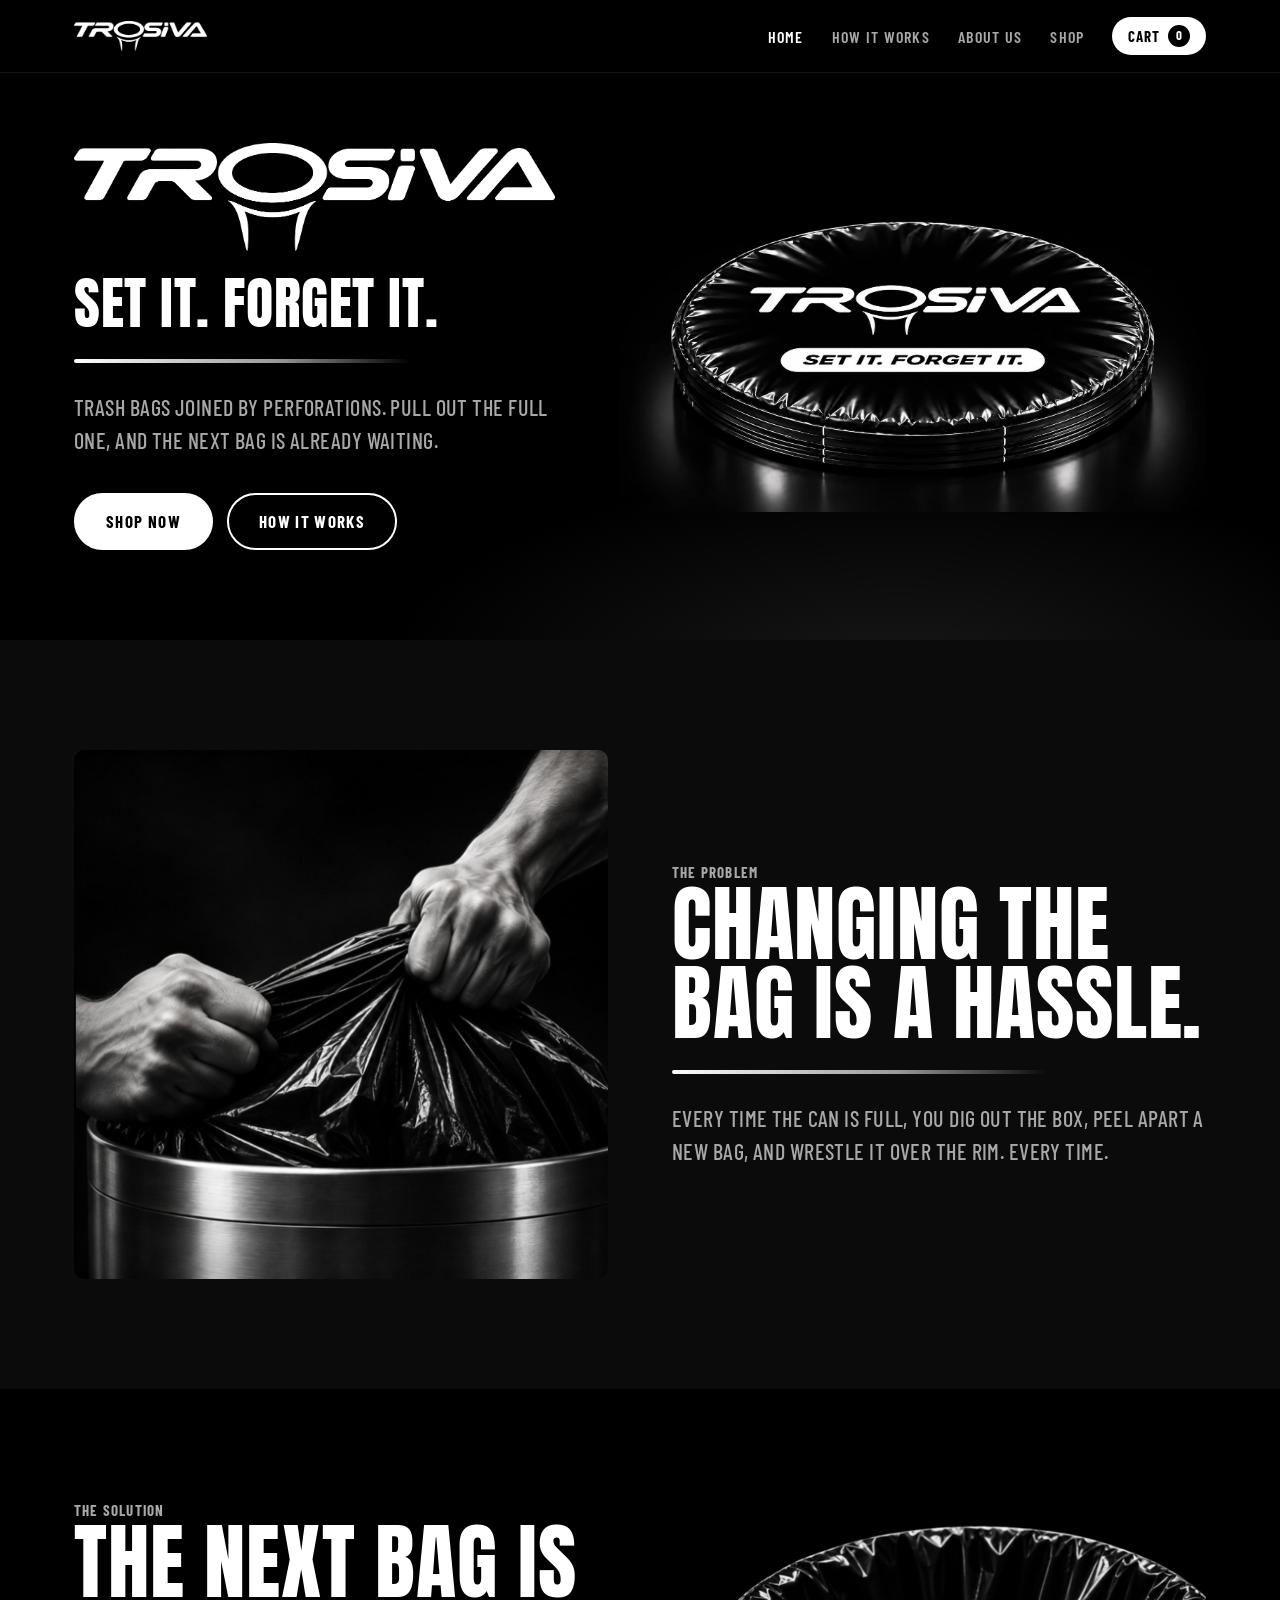
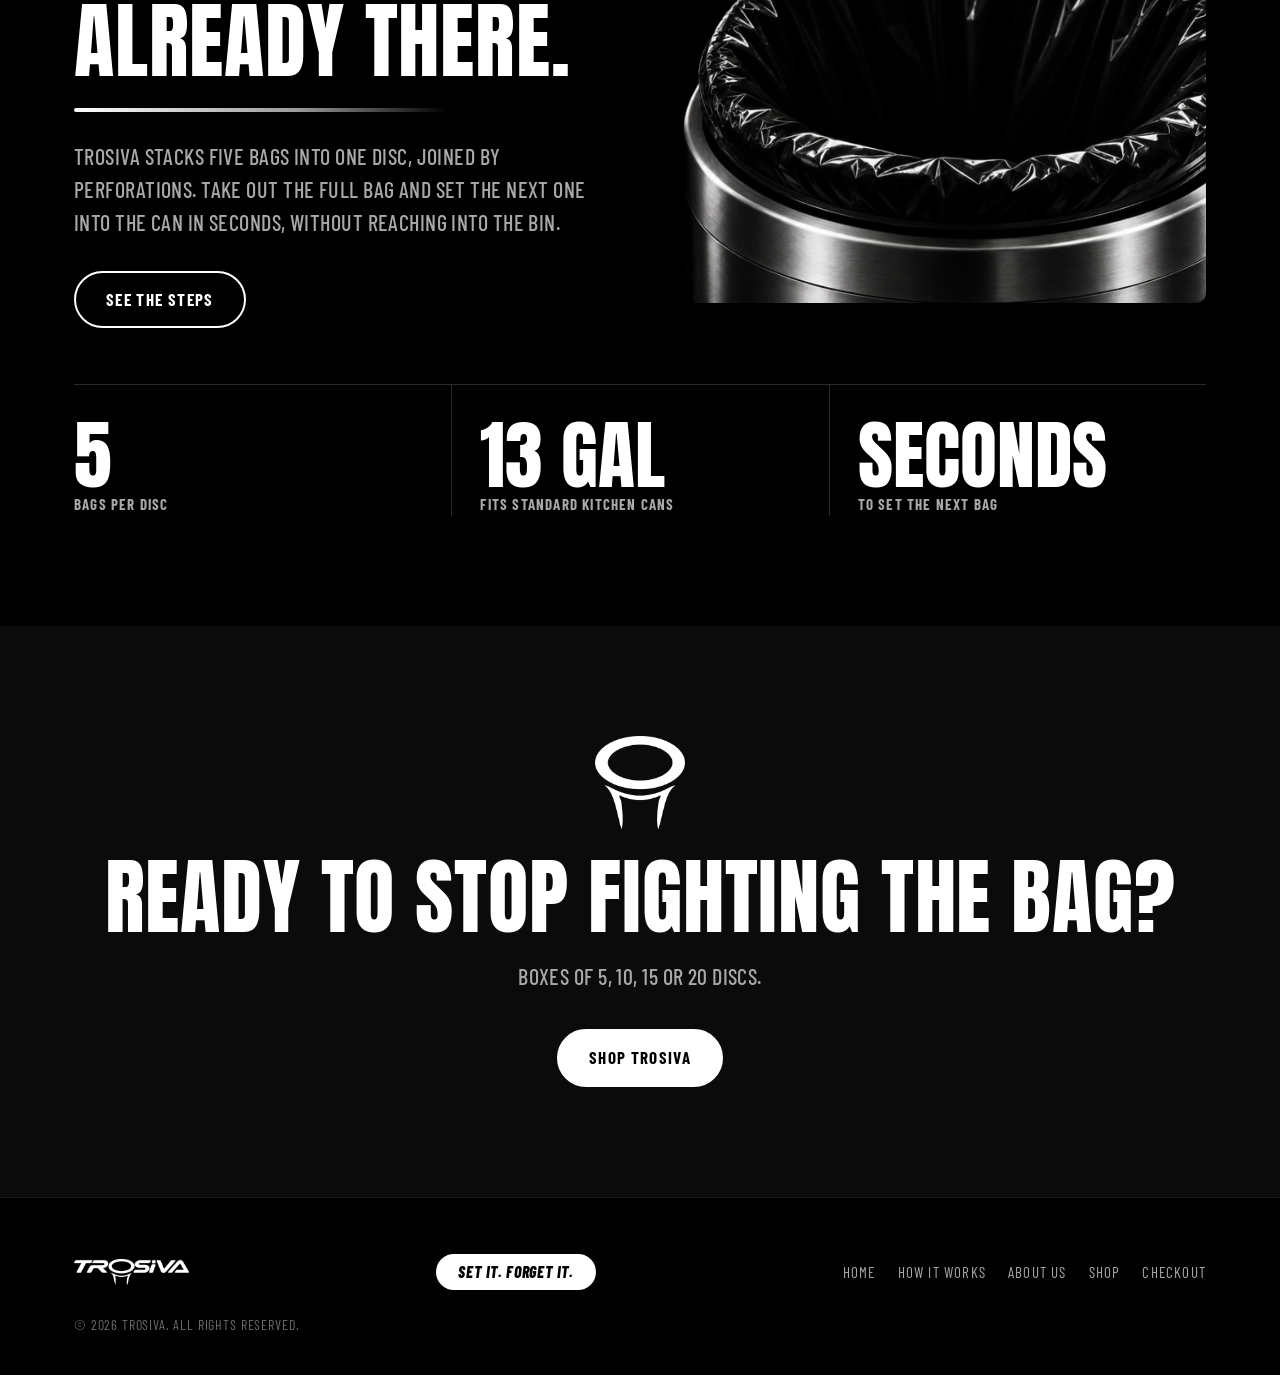
<file: index.html>
<!doctype html>
<html lang="en">
<head>
  <meta charset="utf-8">
  <meta name="viewport" content="width=device-width, initial-scale=1">
  <title>Trosiva | Set It. Forget It.</title>
  <meta name="description" content="Trosiva trash bags come joined by perforations, so the next bag is ready the moment you pull out the last one. Set it. Forget it.">
  <link rel="icon" href="assets/img/favicon.png">
  <link rel="preconnect" href="https://fonts.googleapis.com"><link rel="preconnect" href="https://fonts.gstatic.com" crossorigin>
  <link href="https://fonts.googleapis.com/css2?family=Anton&family=Barlow+Condensed:ital,wght@0,400;0,500;0,600;0,700;0,800;1,800&display=swap" rel="stylesheet">
  <link rel="stylesheet" href="assets/style.css">
</head>
<body data-page="home">

<section class="hero">
  <div class="wrap split">
    <div>
      <img class="hero-logo" src="assets/img/logo-wordmark.png" alt="Trosiva" width="1352" height="305">
      <h1 class="tag">Set it. Forget it.</h1>
      <div class="rule"></div>
      <p class="lede">Trash bags joined by perforations. Pull out the full one, and the next bag is already waiting.</p>
      <div class="cta">
        <a class="btn btn-solid" href="shop.html">Shop now</a>
        <a class="btn btn-ghost" href="how-it-works.html">How it works</a>
      </div>
    </div>
    <img class="hero-img" src="assets/img/disc.jpg" alt="A black Trosiva disc of stacked trash bags with the Trosiva logo and the words Set it. Forget it." width="1672" height="941">
  </div>
</section>

<section class="section-dark">
  <div class="wrap split">
    <div class="photo reveal"><img src="assets/img/problem.jpg" alt="Hands pulling a full black trash bag out of a steel can" loading="lazy"></div>
    <div class="reveal">
      <p class="label">The problem</p>
      <h2>Changing the bag is a hassle.</h2>
      <div class="rule"></div>
      <p class="lede">Every time the can is full, you dig out the box, peel apart a new bag, and wrestle it over the rim. Every time.</p>
    </div>
  </div>
</section>

<section>
  <div class="wrap split">
    <div class="reveal">
      <p class="label">The solution</p>
      <h2>The next bag is already there.</h2>
      <div class="rule"></div>
      <p class="lede">Trosiva stacks five bags into one disc, joined by perforations. Take out the full bag and set the next one into the can in seconds, without reaching into the bin.</p>
      <div class="cta" style="margin-top:32px"><a class="btn btn-ghost" href="how-it-works.html">See the steps</a></div>
    </div>
    <div class="photo reveal"><img src="assets/img/bin.jpg" alt="A fresh black bag set neatly inside a steel trash can" loading="lazy"></div>
  </div>
  <div class="wrap">
    <div class="stats reveal">
      <div class="stat"><div class="num">5</div><p class="label">Bags per disc</p></div>
      <div class="stat"><div class="num">13 GAL</div><p class="label">Fits standard kitchen cans</p></div>
      <div class="stat"><div class="num">SECONDS</div><p class="label">To set the next bag</p></div>
    </div>
  </div>
</section>

<section class="section-dark" style="text-align:center">
  <div class="wrap reveal">
    <img src="assets/img/logo-icon.png" alt="" width="90" height="94" style="margin:0 auto 28px;width:90px">
    <h2>Ready to stop fighting the bag?</h2>
    <p class="lede" style="margin:24px auto 36px">Boxes of 5, 10, 15 or 20 discs.</p>
    <a class="btn btn-solid" href="shop.html">Shop Trosiva</a>
  </div>
</section>

<script src="assets/site.js"></script>
</body>
</html>
</file>
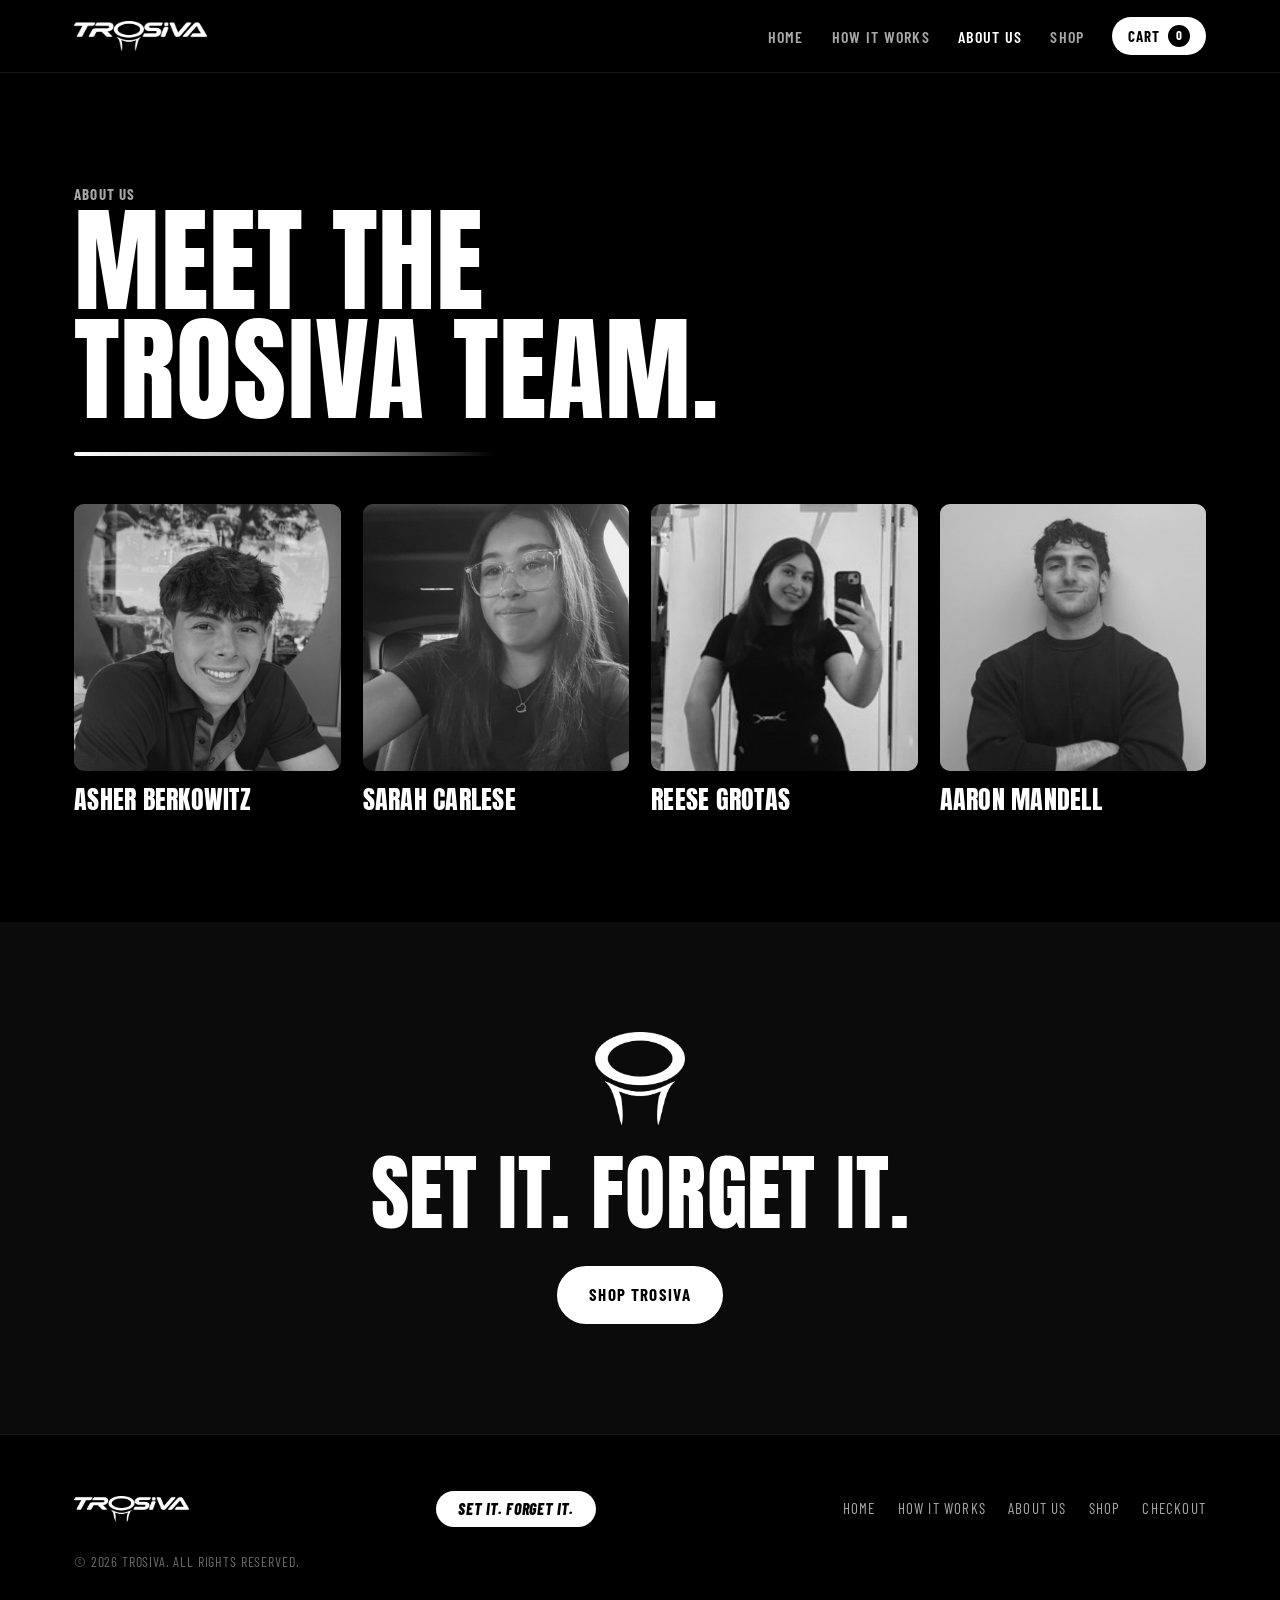
<file: about.html>
<!doctype html>
<html lang="en">
<head>
  <meta charset="utf-8">
  <meta name="viewport" content="width=device-width, initial-scale=1">
  <title>About Us | Trosiva</title>
  <meta name="description" content="Meet the Trosiva team.">
  <link rel="icon" href="assets/img/favicon.png">
  <link rel="preconnect" href="https://fonts.googleapis.com"><link rel="preconnect" href="https://fonts.gstatic.com" crossorigin>
  <link href="https://fonts.googleapis.com/css2?family=Anton&family=Barlow+Condensed:ital,wght@0,400;0,500;0,600;0,700;0,800;1,800&display=swap" rel="stylesheet">
  <link rel="stylesheet" href="assets/style.css">
</head>
<body data-page="about">

<section>
  <div class="wrap">
    <p class="label">About us</p>
    <h1>Meet the<br>Trosiva team.</h1>
    <div class="rule"></div>
    <!-- TEAM BIO: add the company story / about text here -->

    <div class="team">
      <article class="member reveal">
        <div class="photo"><img src="assets/img/team-asher.jpg" alt="Asher Berkowitz" loading="lazy"></div>
        <h3>Asher Berkowitz</h3>
        <!-- <p class="role">Role</p> -->
      </article>
      <article class="member reveal">
        <div class="photo"><img src="assets/img/team-sarah.jpg" alt="Sarah Carlese" loading="lazy"></div>
        <h3>Sarah Carlese</h3>
      </article>
      <article class="member reveal">
        <div class="photo"><img src="assets/img/team-reese.jpg" alt="Reese Grotas" loading="lazy"></div>
        <h3>Reese Grotas</h3>
      </article>
      <article class="member reveal">
        <div class="photo"><img src="assets/img/team-aaron.jpg" alt="Aaron Mandell" loading="lazy"></div>
        <h3>Aaron Mandell</h3>
      </article>
    </div>
  </div>
</section>

<section class="section-dark" style="text-align:center">
  <div class="wrap reveal">
    <img src="assets/img/logo-icon.png" alt="" width="90" height="94" style="margin:0 auto 28px;width:90px">
    <h2>Set it. Forget it.</h2>
    <div style="margin-top:34px"><a class="btn btn-solid" href="shop.html">Shop Trosiva</a></div>
  </div>
</section>

<script src="assets/site.js"></script>
</body>
</html>
</file>
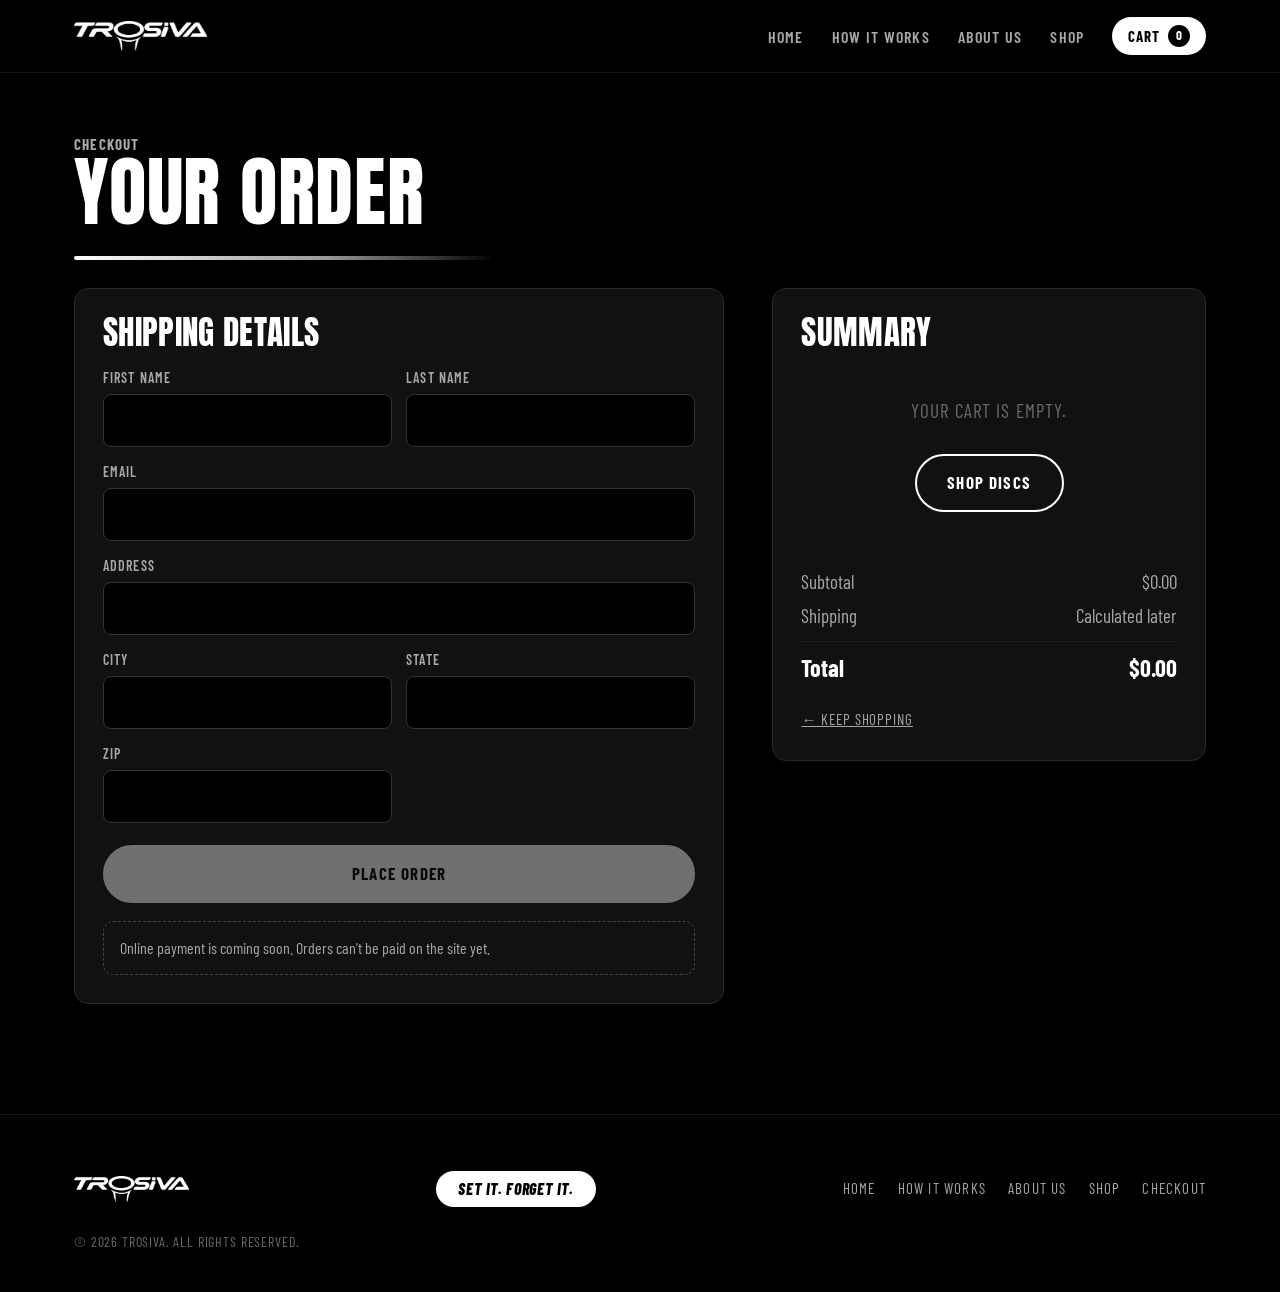
<file: checkout.html>
<!doctype html>
<html lang="en">
<head>
  <meta charset="utf-8">
  <meta name="viewport" content="width=device-width, initial-scale=1">
  <title>Checkout | Trosiva</title>
  <meta name="description" content="Review your Trosiva cart and check out.">
  <link rel="icon" href="assets/img/favicon.png">
  <link rel="preconnect" href="https://fonts.googleapis.com"><link rel="preconnect" href="https://fonts.gstatic.com" crossorigin>
  <link href="https://fonts.googleapis.com/css2?family=Anton&family=Barlow+Condensed:ital,wght@0,400;0,500;0,600;0,700;0,800;1,800&display=swap" rel="stylesheet">
  <link rel="stylesheet" href="assets/style.css">
</head>
<body data-page="checkout">

<section style="padding-top:60px">
  <div class="wrap">
    <p class="label">Checkout</p>
    <h1 style="font-size:clamp(48px,6vw,78px)">Your order</h1>
    <div class="rule"></div>

    <div class="checkout-grid">
      <form class="card" id="ship-form" novalidate>
        <h3>Shipping details</h3>
        <div class="form-grid">
          <div class="field"><label for="fn">First name</label><input id="fn" autocomplete="given-name" required></div>
          <div class="field"><label for="ln">Last name</label><input id="ln" autocomplete="family-name" required></div>
          <div class="field wide"><label for="em">Email</label><input id="em" type="email" autocomplete="email" required></div>
          <div class="field wide"><label for="ad">Address</label><input id="ad" autocomplete="street-address" required></div>
          <div class="field"><label for="ci">City</label><input id="ci" autocomplete="address-level2" required></div>
          <div class="field"><label for="st">State</label><input id="st" autocomplete="address-level1" required></div>
          <div class="field"><label for="zp">ZIP</label><input id="zp" autocomplete="postal-code" inputmode="numeric" required></div>
        </div>
        <button class="btn btn-solid full" style="margin-top:22px" type="submit" id="place">Place order</button>
        <p class="notice" id="notice">Online payment is coming soon. Orders can't be paid on the site yet.</p>
      </form>

      <aside class="card">
        <h3>Summary</h3>
        <div id="summary-items" style="margin-top:8px"></div>
        <div class="totals" style="margin-top:16px">
          <div><span>Subtotal</span><span id="sum-sub">$0.00</span></div>
          <div><span>Shipping</span><span>Calculated later</span></div>
          <div class="grand"><span>Total</span><span id="sum-total">$0.00</span></div>
        </div>
        <a href="shop.html" style="color:var(--muted);text-transform:uppercase;letter-spacing:.06em;font-size:15px">← Keep shopping</a>
      </aside>
    </div>
  </div>
</section>

<script src="assets/site.js"></script>
<script>
(function () {
  const { Cart, money, lineItemHTML, showToast } = window.Trosiva;
  function render() {
    const items = Cart.items();
    document.getElementById("summary-items").innerHTML = items.length
      ? items.map(lineItemHTML).join("")
      : `<p class="empty">Your cart is empty.<br><br><a class="btn btn-ghost" href="shop.html">Shop discs</a></p>`;
    document.getElementById("sum-sub").textContent = money(Cart.subtotal());
    document.getElementById("sum-total").textContent = money(Cart.subtotal());
    document.getElementById("place").disabled = !items.length;
    document.getElementById("place").style.opacity = items.length ? 1 : 0.4;
  }
  document.addEventListener("cart:change", render);
  document.getElementById("ship-form").addEventListener("submit", (e) => {
    e.preventDefault();
    showToast("Payments are coming soon");
    document.getElementById("notice").style.borderColor = "#fff";
  });
  render();
})();
</script>
</body>
</html>
</file>
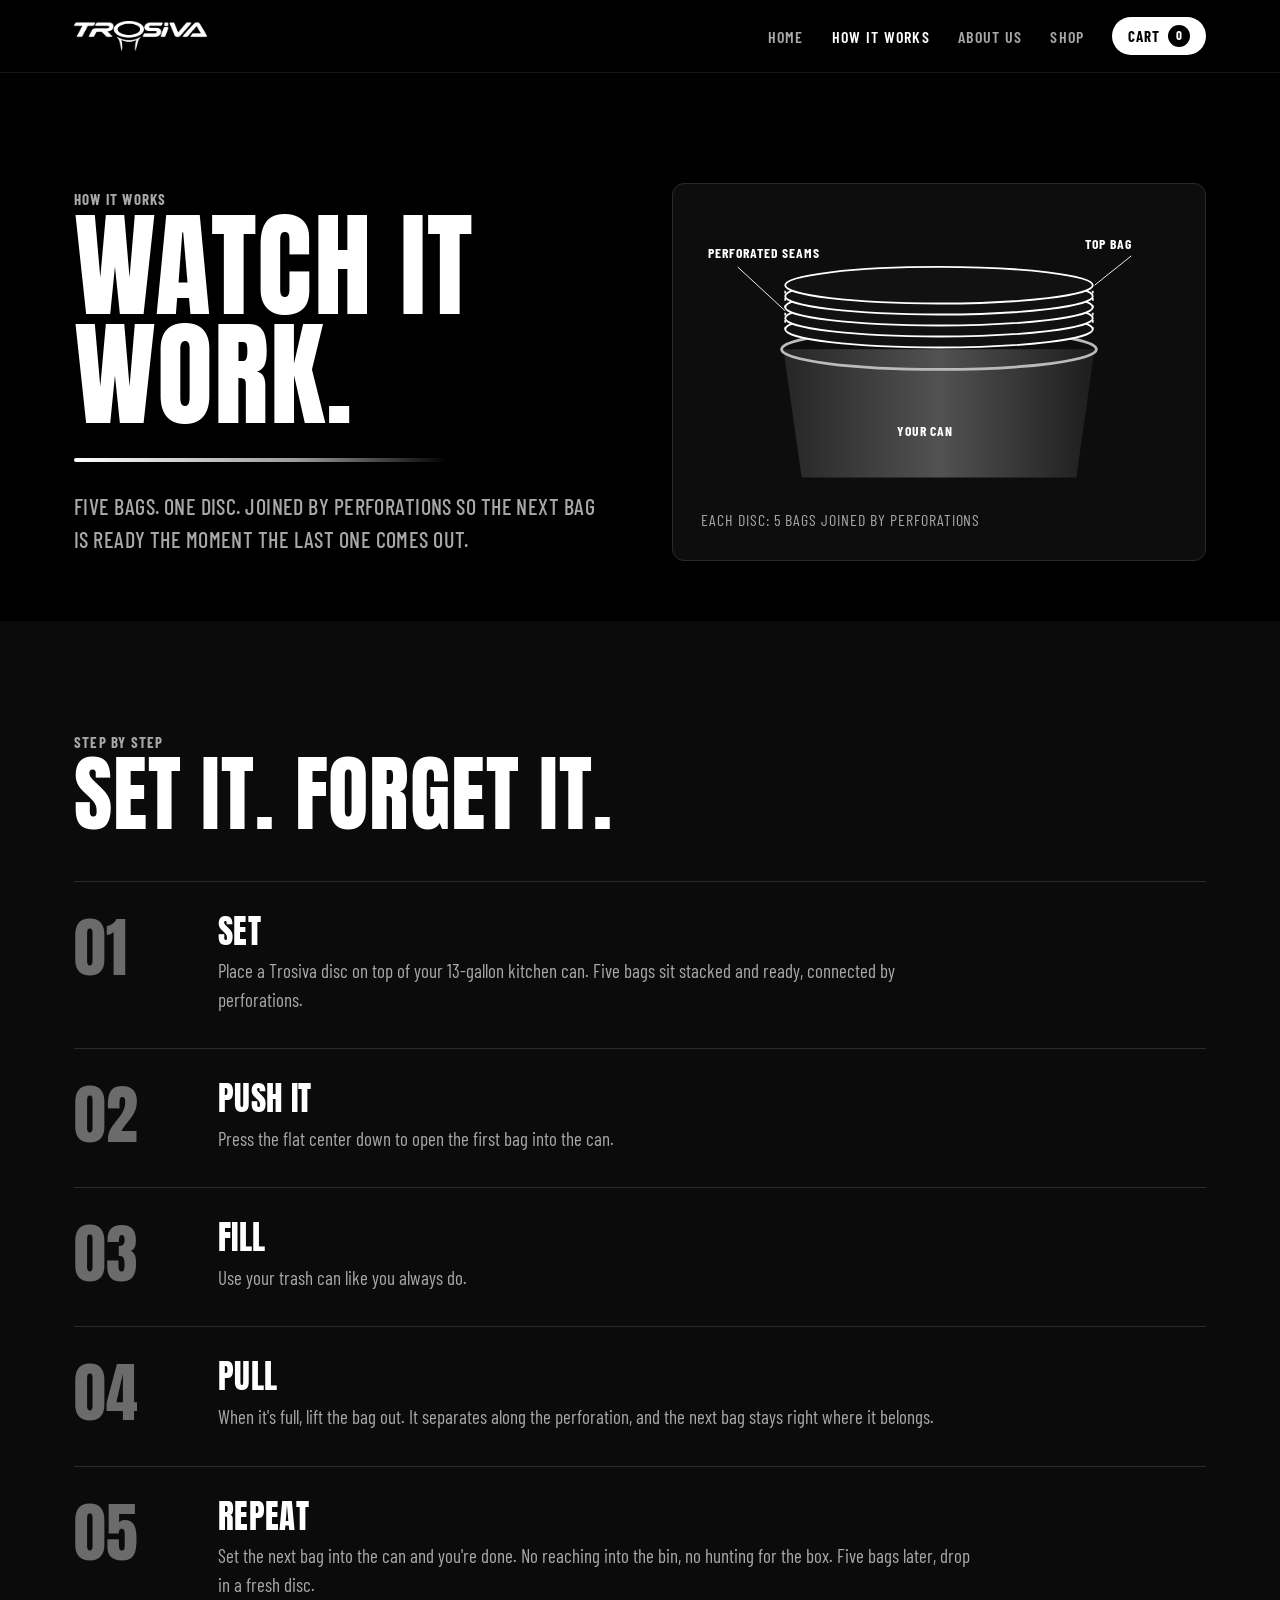
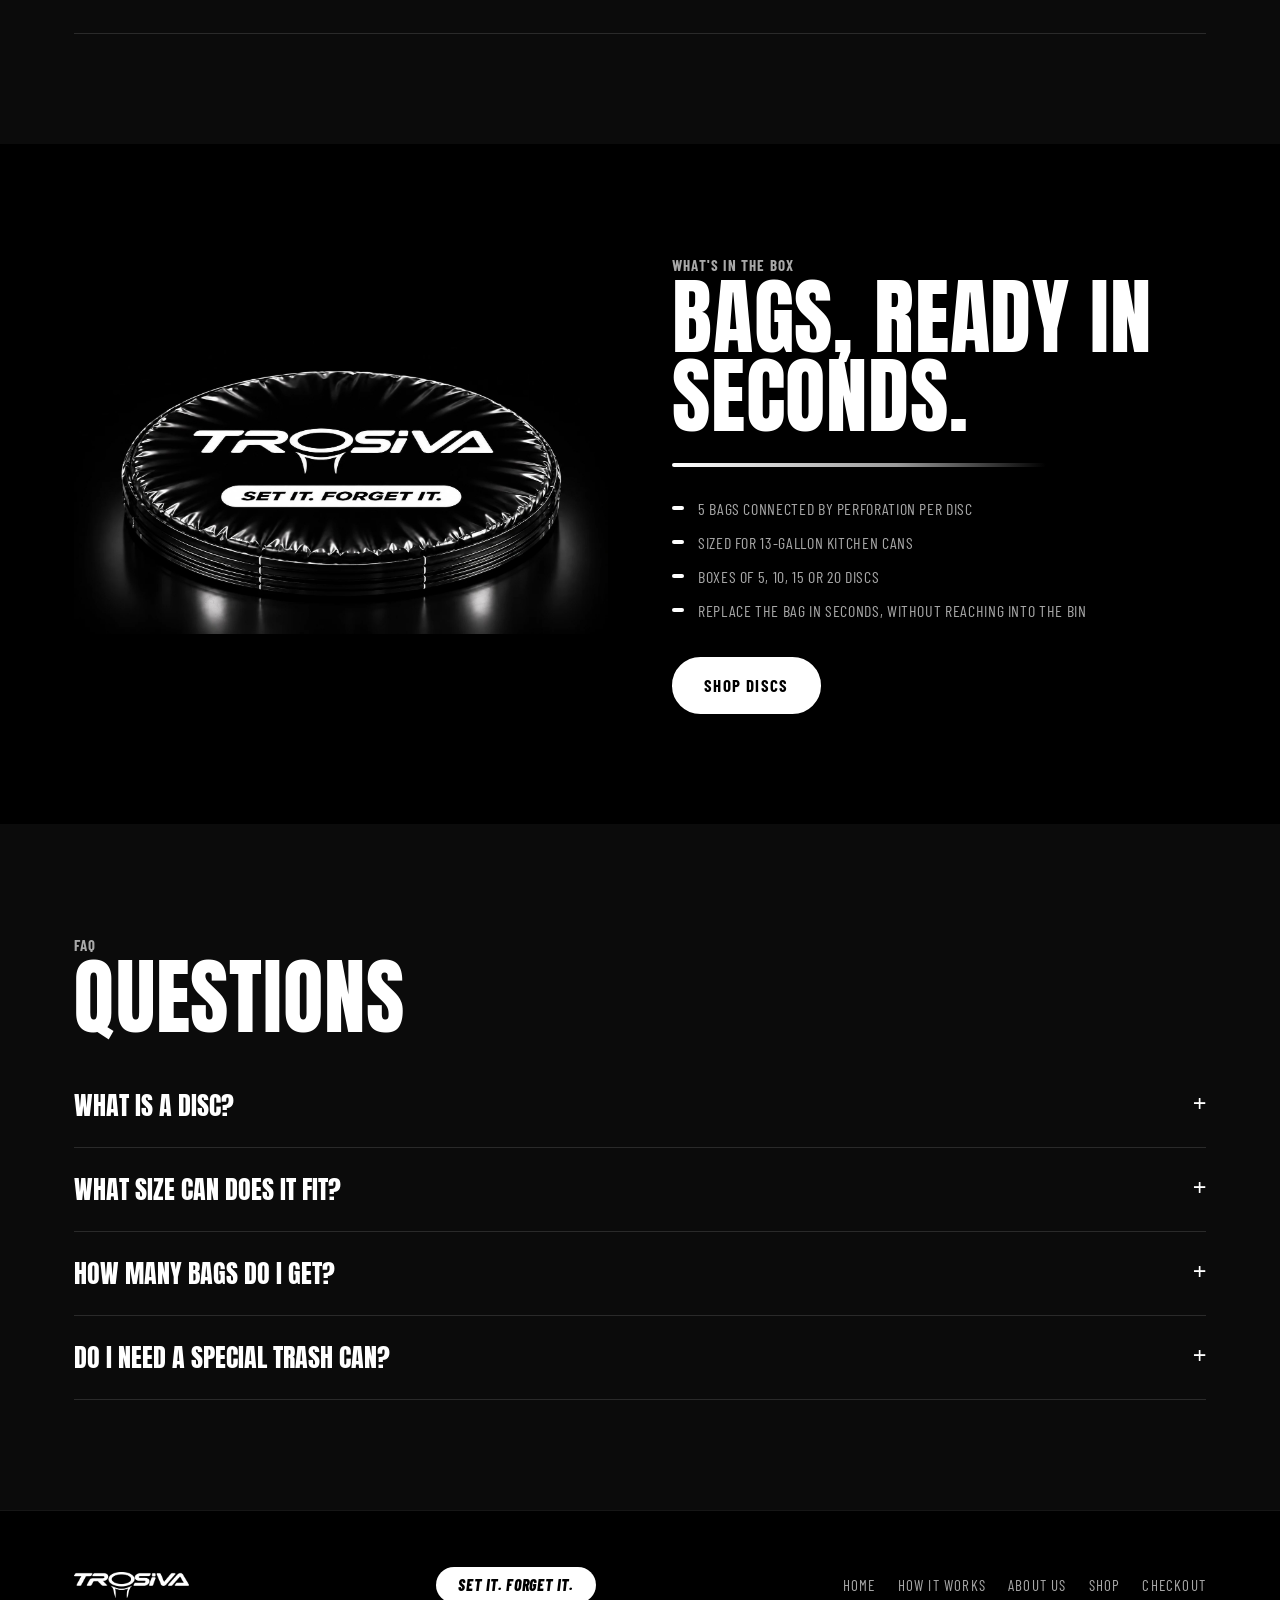
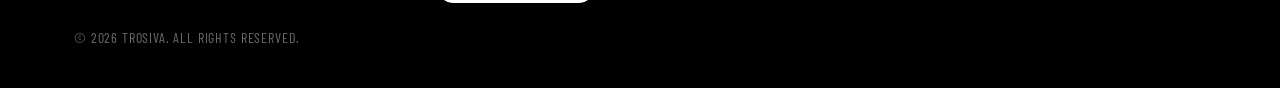
<file: how-it-works.html>
<!doctype html>
<html lang="en">
<head>
  <meta charset="utf-8">
  <meta name="viewport" content="width=device-width, initial-scale=1">
  <title>How It Works | Trosiva</title>
  <meta name="description" content="How Trosiva works: five trash bags joined by perforations in one disc. Set it on the can, push the center, and the next bag is always ready.">
  <link rel="icon" href="assets/img/favicon.png">
  <link rel="preconnect" href="https://fonts.googleapis.com"><link rel="preconnect" href="https://fonts.gstatic.com" crossorigin>
  <link href="https://fonts.googleapis.com/css2?family=Anton&family=Barlow+Condensed:ital,wght@0,400;0,500;0,600;0,700;0,800;1,800&display=swap" rel="stylesheet">
  <link rel="stylesheet" href="assets/style.css">
</head>
<body data-page="how">

<section style="padding-bottom:60px">
  <div class="wrap split">
    <div>
      <p class="label">How it works</p>
      <h1>Watch it work.</h1>
      <div class="rule"></div>
      <p class="lede">Five bags. One disc. Joined by perforations so the next bag is ready the moment the last one comes out.</p>
    </div>
    <figure class="diagram reveal">
      <svg viewBox="0 0 520 300" role="img" aria-label="Side view of a Trosiva disc: five bags stacked and joined by perforated seams, sitting on the rim of a can">
        <defs>
          <linearGradient id="can" x1="0" x2="1"><stop offset="0" stop-color="#3a3a3a"/><stop offset=".5" stop-color="#8a8a8a"/><stop offset="1" stop-color="#2a2a2a"/></linearGradient>
        </defs>
        <!-- can -->
        <path d="M90 150 L110 290 L410 290 L430 150 Z" fill="url(#can)" opacity=".55"/>
        <ellipse cx="260" cy="150" rx="172" ry="22" fill="none" stroke="#bbb" stroke-width="3"/>
        <!-- stacked bag layers -->
        <g fill="#111" stroke="#fff" stroke-width="2">
          <ellipse cx="260" cy="128" rx="168" ry="20"/>
          <ellipse cx="260" cy="116" rx="168" ry="20"/>
          <ellipse cx="260" cy="104" rx="168" ry="20"/>
          <ellipse cx="260" cy="92" rx="168" ry="20"/>
          <ellipse cx="260" cy="80" rx="168" ry="20"/>
        </g>
        <!-- perforations -->
        <g stroke="#fff" stroke-width="2" stroke-dasharray="3 5" fill="none" opacity=".9">
          <line x1="92" y1="86" x2="92" y2="128"/><line x1="428" y1="86" x2="428" y2="128"/>
        </g>
        <!-- labels -->
        <g font-family="Barlow Condensed, sans-serif" font-size="15" font-weight="700" fill="#fff" letter-spacing="1">
          <line x1="430" y1="80" x2="470" y2="48" stroke="#fff"/><text x="420" y="40">TOP BAG</text>
          <line x1="92" y1="108" x2="40" y2="60" stroke="#fff"/><text x="8" y="50">PERFORATED SEAMS</text>
          <text x="214" y="245" fill="#fff">YOUR CAN</text>
        </g>
      </svg>
      <figcaption>Each disc: 5 bags joined by perforations</figcaption>
    </figure>
  </div>
</section>

<section class="section-dark">
  <div class="wrap">
    <p class="label">Step by step</p>
    <h2>Set it. Forget it.</h2>
    <div class="steps">
      <div class="step reveal"><div class="n">01</div><div><h3>Set</h3><p>Place a Trosiva disc on top of your 13-gallon kitchen can. Five bags sit stacked and ready, connected by perforations.</p></div></div>
      <div class="step reveal"><div class="n">02</div><div><h3>Push It</h3><p>Press the flat center down to open the first bag into the can.</p></div></div>
      <div class="step reveal"><div class="n">03</div><div><h3>Fill</h3><p>Use your trash can like you always do.</p></div></div>
      <div class="step reveal"><div class="n">04</div><div><h3>Pull</h3><p>When it's full, lift the bag out. It separates along the perforation, and the next bag stays right where it belongs.</p></div></div>
      <div class="step reveal"><div class="n">05</div><div><h3>Repeat</h3><p>Set the next bag into the can and you're done. No reaching into the bin, no hunting for the box. Five bags later, drop in a fresh disc.</p></div></div>
    </div>
  </div>
</section>

<section>
  <div class="wrap split">
    <div class="photo reveal"><img src="assets/img/disc.jpg" alt="A Trosiva disc" loading="lazy"></div>
    <div class="reveal">
      <p class="label">What's in the box</p>
      <h2>Bags, ready in seconds.</h2>
      <div class="rule"></div>
      <ul class="ticks">
        <li>5 bags connected by perforation per disc</li>
        <li>Sized for 13-gallon kitchen cans</li>
        <li>Boxes of 5, 10, 15 or 20 discs</li>
        <li>Replace the bag in seconds, without reaching into the bin</li>
      </ul>
      <div style="margin-top:34px"><a class="btn btn-solid" href="shop.html">Shop discs</a></div>
    </div>
  </div>
</section>

<section class="section-dark">
  <div class="wrap">
    <p class="label">FAQ</p>
    <h2 style="margin-bottom:28px">Questions</h2>
    <details><summary>What is a disc?</summary><p>A disc is five Trosiva trash bags stacked together and joined by perforations. You set the whole disc on your can and use the bags one after another.</p></details>
    <details><summary>What size can does it fit?</summary><p>Trosiva is made for standard 13-gallon kitchen trash cans.</p></details>
    <details><summary>How many bags do I get?</summary><p>Every disc holds 5 bags. A 5-disc box is 25 bags, 10 discs is 50, 15 discs is 75 and 20 discs is 100.</p></details>
    <details><summary>Do I need a special trash can?</summary><p>No. Trosiva works with the can you already have.</p></details>
  </div>
</section>

<script src="assets/site.js"></script>
</body>
</html>
</file>
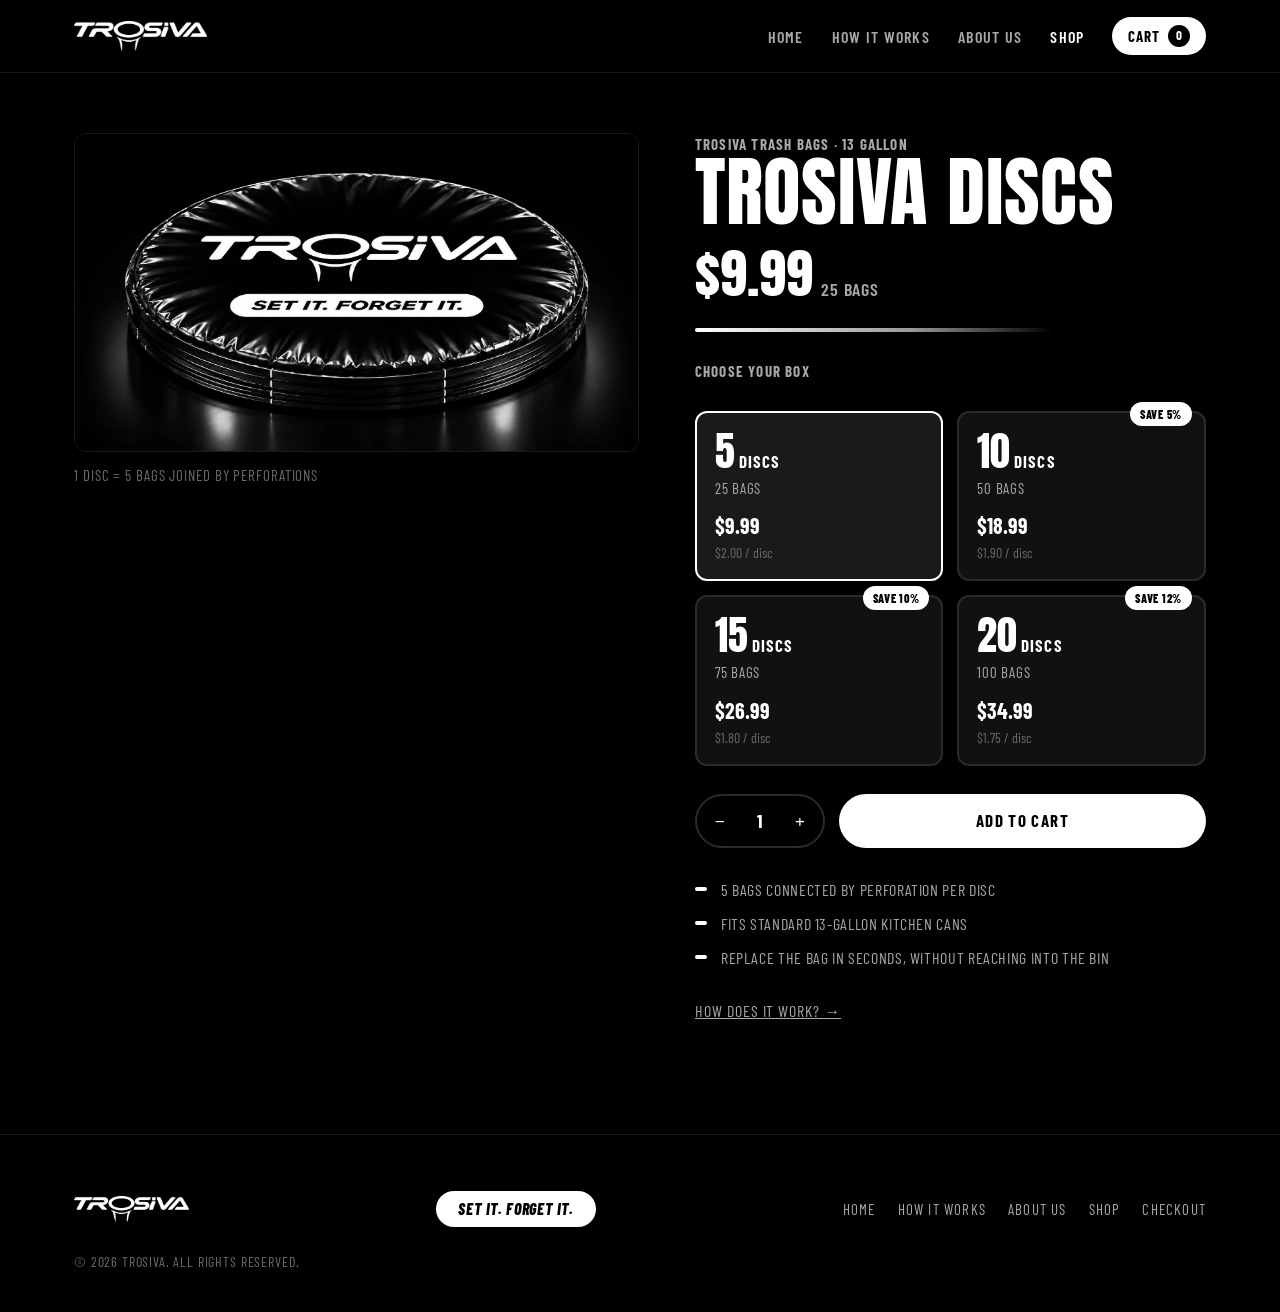
<file: shop.html>
<!doctype html>
<html lang="en">
<head>
  <meta charset="utf-8">
  <meta name="viewport" content="width=device-width, initial-scale=1">
  <title>Shop | Trosiva</title>
  <meta name="description" content="Buy Trosiva trash bag discs in boxes of 5, 10, 15 or 20 discs. 5 bags per disc.">
  <link rel="icon" href="assets/img/favicon.png">
  <link rel="preconnect" href="https://fonts.googleapis.com"><link rel="preconnect" href="https://fonts.gstatic.com" crossorigin>
  <link href="https://fonts.googleapis.com/css2?family=Anton&family=Barlow+Condensed:ital,wght@0,400;0,500;0,600;0,700;0,800;1,800&display=swap" rel="stylesheet">
  <link rel="stylesheet" href="assets/style.css">
</head>
<body data-page="shop">

<section style="padding-top:60px">
  <div class="wrap shop-grid">
    <div class="gallery">
      <div class="main"><img src="assets/img/disc.jpg" alt="A Trosiva disc: five black trash bags stacked and joined by perforations" width="1672" height="941"></div>
      <p class="note">1 disc = 5 bags joined by perforations</p>
    </div>

    <div>
      <p class="label">Trosiva trash bags · 13 gallon</p>
      <h1 style="font-size:clamp(48px,6vw,78px)">Trosiva Discs</h1>
      <div class="big-price" id="price">$9.99<small id="price-sub">25 bags</small></div>
      <div class="rule"></div>

      <p class="label" id="pack-label">Choose your box</p>
      <div class="packs" role="radiogroup" aria-labelledby="pack-label" id="packs"></div>

      <div class="qty-row">
        <div class="stepper" aria-label="Number of boxes">
          <button type="button" id="q-dec" aria-label="Fewer boxes">−</button>
          <output id="q">1</output>
          <button type="button" id="q-inc" aria-label="More boxes">+</button>
        </div>
        <button class="btn btn-solid add-btn" id="add">Add to cart</button>
      </div>

      <ul class="ticks">
        <li>5 bags connected by perforation per disc</li>
        <li>Fits standard 13-gallon kitchen cans</li>
        <li>Replace the bag in seconds, without reaching into the bin</li>
      </ul>
      <p style="margin-top:26px"><a href="how-it-works.html" style="color:var(--muted);text-transform:uppercase;letter-spacing:.06em;font-size:16px">How does it work? →</a></p>
    </div>
  </div>
</section>

<script src="assets/site.js"></script>
<script>
(function () {
  const { PRODUCTS, BAGS_PER_DISC, Cart, money, openCart, showToast } = window.Trosiva;
  const ids = Object.keys(PRODUCTS);
  const basePer = PRODUCTS["disc-5"].price / PRODUCTS["disc-5"].discs;
  let selected = "disc-5", qty = 1;
  const packs = document.getElementById("packs");

  packs.innerHTML = ids.map((id) => {
    const p = PRODUCTS[id];
    const save = Math.round((1 - p.price / p.discs / basePer) * 100);
    return `<button type="button" class="pack" role="radio" data-id="${id}" aria-checked="false">
      ${save > 0 ? `<span class="badge">Save ${save}%</span>` : ""}
      <div class="qty">${p.discs}<small>Discs</small></div>
      <div class="bags">${p.discs * BAGS_PER_DISC} bags</div>
      <div class="price">${money(p.price)}</div>
      <div class="per">${money(p.price / p.discs)} / disc</div>
    </button>`;
  }).join("");

  function update() {
    packs.querySelectorAll(".pack").forEach((b) => b.setAttribute("aria-checked", b.dataset.id === selected));
    const p = PRODUCTS[selected];
    document.getElementById("price").firstChild.nodeValue = money(p.price * qty);
    document.getElementById("price-sub").textContent = `${p.discs * BAGS_PER_DISC * qty} bags` + (qty > 1 ? ` · ${qty} boxes` : "");
    document.getElementById("q").textContent = qty;
  }
  packs.addEventListener("click", (e) => {
    const b = e.target.closest(".pack"); if (!b) return;
    selected = b.dataset.id; update();
  });
  packs.addEventListener("keydown", (e) => {
    if (!["ArrowRight", "ArrowDown", "ArrowLeft", "ArrowUp"].includes(e.key)) return;
    e.preventDefault();
    const i = ids.indexOf(selected) + (e.key === "ArrowRight" || e.key === "ArrowDown" ? 1 : -1);
    selected = ids[(i + ids.length) % ids.length]; update();
    packs.querySelector(`[data-id="${selected}"]`).focus();
  });
  document.getElementById("q-dec").onclick = () => { qty = Math.max(1, qty - 1); update(); };
  document.getElementById("q-inc").onclick = () => { qty = Math.min(99, qty + 1); update(); };
  document.getElementById("add").onclick = () => {
    Cart.add(selected, qty);
    showToast(`Added ${qty} × ${PRODUCTS[selected].discs}-disc box`);
    openCart();
  };
  update();
})();
</script>
</body>
</html>
</file>
<file: assets/style.css>
:root {
  --bg: #000;
  --bg-2: #0b0b0b;
  --panel: #111;
  --line: #2a2a2a;
  --text: #fff;
  --muted: #a8a8a8;
  --dim: #6b6b6b;
  --head: "Anton", "Impact", sans-serif;
  --body: "Barlow Condensed", "Arial Narrow", sans-serif;
  --max: 1180px;
}

* { box-sizing: border-box; margin: 0; padding: 0; }
html { scroll-behavior: smooth; }
body {
  background: var(--bg);
  color: var(--text);
  font-family: var(--body);
  font-size: 19px;
  line-height: 1.5;
  -webkit-font-smoothing: antialiased;
}
img { max-width: 100%; height: auto; display: block; }
a { color: inherit; }
button { font: inherit; color: inherit; cursor: pointer; }

.wrap { width: 100%; max-width: var(--max); margin: 0 auto; padding: 0 24px; }

/* ---------- type ---------- */
h1, h2, h3, .head {
  font-family: var(--head);
  font-weight: 400;
  text-transform: uppercase;
  line-height: 0.95;
  letter-spacing: 0.01em;
}
h1 { font-size: clamp(56px, 9vw, 120px); }
h2 { font-size: clamp(44px, 6.5vw, 84px); }
h3 { font-size: clamp(26px, 2.6vw, 34px); }
.label {
  font-family: var(--body);
  font-weight: 700;
  text-transform: uppercase;
  letter-spacing: 0.08em;
  font-size: 15px;
  color: var(--muted);
}
.lede { font-size: 22px; color: var(--muted); max-width: 34em; text-transform: uppercase; font-weight: 500; letter-spacing: 0.02em; }

/* slide-style gradient divider */
.rule {
  height: 4px;
  width: min(420px, 70%);
  margin: 28px 0;
  background: linear-gradient(90deg, #fff 0%, #9a9a9a 60%, rgba(255,255,255,0) 100%);
  border-radius: 2px;
}

/* ---------- nav ---------- */
.nav {
  position: sticky; top: 0; z-index: 50;
  background: rgba(0,0,0,0.85);
  backdrop-filter: blur(10px);
  border-bottom: 1px solid #161616;
}
.nav .wrap { display: flex; align-items: center; gap: 28px; height: 72px; }
.nav .brand img { height: 30px; width: auto; }
.nav ul { list-style: none; display: flex; gap: 28px; margin-left: auto; }
.nav ul a {
  text-decoration: none; text-transform: uppercase; font-weight: 600;
  letter-spacing: 0.08em; font-size: 16px; color: var(--muted);
}
.nav ul a:hover, .nav ul a[aria-current="page"] { color: #fff; }
.cart-btn {
  display: inline-flex; align-items: center; gap: 8px;
  background: #fff; color: #000; border: 0; border-radius: 999px;
  padding: 8px 16px; font-weight: 700; text-transform: uppercase; letter-spacing: 0.06em; font-size: 15px;
  text-decoration: none;
}
.cart-count {
  background: #000; color: #fff; border-radius: 999px; min-width: 22px; height: 22px;
  display: inline-grid; place-items: center; font-size: 13px; padding: 0 6px;
}
.menu-toggle { display: none; background: none; border: 0; font-size: 28px; line-height: 1; }

@media (max-width: 760px) {
  .nav ul {
    display: none; position: absolute; top: 72px; left: 0; right: 0;
    flex-direction: column; gap: 0; background: #000; border-bottom: 1px solid #222;
  }
  .nav ul.open { display: flex; }
  .nav ul a { display: block; padding: 16px 24px; border-top: 1px solid #161616; }
  .menu-toggle { display: block; margin-left: auto; }
  .nav .cart-btn { margin-left: 0; }
}

/* ---------- buttons ---------- */
.btn {
  display: inline-block; text-decoration: none; text-transform: uppercase;
  font-weight: 700; letter-spacing: 0.08em; font-size: 17px;
  padding: 14px 30px; border-radius: 999px; border: 2px solid #fff;
  transition: transform .15s ease, background .15s ease, color .15s ease;
}
.btn:hover { transform: translateY(-2px); }
.btn-solid { background: #fff; color: #000; }
.btn-ghost { background: transparent; color: #fff; }
.btn-ghost:hover { background: #fff; color: #000; }
.pill {
  display: inline-block; background: #fff; color: #000; border-radius: 999px;
  font-family: var(--body); font-style: italic; font-weight: 800; text-transform: uppercase;
  letter-spacing: 0.04em; padding: 6px 22px; font-size: 20px;
}

/* ---------- sections ---------- */
section { padding: 110px 0; }
.section-dark { background: var(--bg-2); }
.split { display: grid; grid-template-columns: 1fr 1fr; gap: 64px; align-items: center; }
.split > *, .shop-grid > *, .checkout-grid > * { min-width: 0; }
.hero-img { width: 100%; height: auto; }
@media (max-width: 860px) { .split { grid-template-columns: 1fr; gap: 40px; } section { padding: 72px 0; } }

/* hero */
.hero { position: relative; overflow: hidden; padding: 70px 0 90px; }
.hero::after {
  content: ""; position: absolute; inset: auto -10% -40% 30%; height: 70%;
  background: radial-gradient(closest-side, rgba(255,255,255,0.09), transparent);
  pointer-events: none;
}
.hero .split { grid-template-columns: 0.9fr 1.1fr; }
.hero-logo { width: min(520px, 100%); height: auto; }
.hero h1.tag { font-size: clamp(34px, 4.4vw, 56px); margin-top: 26px; }
.hero .cta { display: flex; gap: 14px; flex-wrap: wrap; margin-top: 36px; }
.hero-img { border-radius: 8px; }
@media (max-width: 860px) { .hero .split { grid-template-columns: 1fr; } }

/* photo panels */
.photo { border-radius: 10px; overflow: hidden; }
.photo img { width: 100%; height: 100%; object-fit: cover; }

/* stat row */
.stats { display: grid; grid-template-columns: repeat(3, 1fr); gap: 0; border-top: 1px solid var(--line); margin-top: 56px; }
.stat { padding: 32px 24px 0 0; }
.stat + .stat { border-left: 1px solid var(--line); padding-left: 28px; }
.stat .num { font-family: var(--head); font-size: clamp(48px, 6vw, 76px); line-height: 1; }
@media (max-width: 640px) {
  .stats { grid-template-columns: 1fr; }
  .stat + .stat { border-left: 0; border-top: 1px solid var(--line); padding-left: 0; }
  .stat { padding-bottom: 24px; }
}

/* steps */
.steps { display: grid; gap: 0; margin-top: 48px; border-top: 1px solid var(--line); }
.step { display: grid; grid-template-columns: 120px 1fr; gap: 24px; padding: 34px 0; border-bottom: 1px solid var(--line); align-items: start; }
.step .n { font-family: var(--head); font-size: 64px; line-height: 1; color: var(--dim); }
.step p { color: var(--muted); margin-top: 10px; max-width: 40em; }
@media (max-width: 560px) { .step { grid-template-columns: 1fr; gap: 6px; } .step .n { font-size: 46px; } }

/* disc diagram */
.diagram { background: #0d0d0d; border: 1px solid var(--line); border-radius: 12px; padding: 28px; }
.diagram svg { width: 100%; height: auto; }
.diagram figcaption { color: var(--muted); font-size: 16px; text-transform: uppercase; letter-spacing: 0.06em; margin-top: 14px; }

/* faq */
details { border-bottom: 1px solid var(--line); padding: 22px 0; }
details summary { cursor: pointer; list-style: none; font-family: var(--head); text-transform: uppercase; font-size: 26px; display: flex; justify-content: space-between; gap: 16px; }
details summary::after { content: "+"; font-family: var(--body); font-size: 30px; line-height: 1; }
details[open] summary::after { content: "–"; }
details p { color: var(--muted); margin-top: 12px; max-width: 46em; }

/* team */
.team { display: grid; grid-template-columns: repeat(4, 1fr); gap: 22px; margin-top: 48px; }
.member .photo { aspect-ratio: 1; border-radius: 10px; background: #111; }
.member .photo img { filter: grayscale(1); }
.member h3 { margin-top: 16px; font-size: 26px; }
.member .role { color: var(--dim); text-transform: uppercase; letter-spacing: 0.08em; font-size: 15px; margin-top: 6px; }
@media (max-width: 900px) { .team { grid-template-columns: repeat(2, 1fr); } }

/* ---------- shop ---------- */
.shop-grid { display: grid; grid-template-columns: 1.05fr 0.95fr; gap: 56px; align-items: start; }
@media (max-width: 900px) { .shop-grid { grid-template-columns: 1fr; } }
.gallery { position: sticky; top: 100px; }
.gallery .main { border-radius: 12px; overflow: hidden; border: 1px solid #1a1a1a; }
.gallery .note { color: var(--dim); font-size: 15px; text-transform: uppercase; letter-spacing: 0.06em; margin-top: 12px; }
@media (max-width: 900px) { .gallery { position: static; } }

.packs { display: grid; grid-template-columns: 1fr 1fr; gap: 14px; margin: 28px 0; }
.pack {
  position: relative; text-align: left; background: var(--panel); border: 2px solid var(--line);
  border-radius: 12px; padding: 18px 18px 16px; transition: border-color .15s ease, background .15s ease;
}
.pack:hover { border-color: #555; }
.pack[aria-checked="true"] { border-color: #fff; background: #1a1a1a; }
.pack .qty { font-family: var(--head); font-size: 40px; line-height: 1; text-transform: uppercase; }
.pack .qty small { font-family: var(--body); font-size: 17px; font-weight: 700; letter-spacing: 0.06em; margin-left: 4px; }
.pack .bags { color: var(--muted); font-size: 15px; text-transform: uppercase; letter-spacing: 0.05em; margin-top: 6px; }
.pack .price { font-weight: 700; font-size: 22px; margin-top: 10px; }
.pack .per { color: var(--dim); font-size: 14px; }
.pack .badge {
  position: absolute; top: -11px; right: 12px; background: #fff; color: #000; border-radius: 999px;
  font-size: 12px; font-weight: 800; text-transform: uppercase; letter-spacing: 0.06em; padding: 3px 10px;
}
.qty-row { display: flex; gap: 14px; align-items: stretch; flex-wrap: wrap; }
.stepper { display: inline-flex; align-items: center; border: 2px solid var(--line); border-radius: 999px; overflow: hidden; }
.stepper button { background: none; border: 0; width: 46px; height: 50px; font-size: 22px; }
.stepper button:hover { background: #1a1a1a; }
.stepper output { min-width: 34px; text-align: center; font-weight: 700; font-size: 19px; }
.add-btn { flex: 1; min-width: 200px; border: 0; }
.ticks { list-style: none; margin-top: 30px; display: grid; gap: 10px; }
.ticks li { color: var(--muted); text-transform: uppercase; letter-spacing: 0.04em; font-size: 16px; padding-left: 26px; position: relative; }
.ticks li::before { content: ""; position: absolute; left: 0; top: 9px; width: 12px; height: 4px; background: #fff; border-radius: 2px; }
.big-price { font-family: var(--head); font-size: 54px; line-height: 1; margin-top: 18px; }
.big-price small { font-family: var(--body); font-size: 18px; color: var(--muted); font-weight: 600; margin-left: 8px; text-transform: uppercase; letter-spacing: 0.05em; }

/* cart drawer */
.drawer-scrim { position: fixed; inset: 0; background: rgba(0,0,0,0.6); opacity: 0; pointer-events: none; transition: opacity .2s; z-index: 90; }
.drawer {
  position: fixed; top: 0; right: 0; height: 100%; width: min(420px, 100%); background: #0c0c0c;
  border-left: 1px solid #222; z-index: 100; transform: translateX(100%); transition: transform .25s ease;
  display: flex; flex-direction: column;
}
body.cart-open .drawer { transform: none; }
body.cart-open .drawer-scrim { opacity: 1; pointer-events: auto; }
.drawer header { display: flex; align-items: center; justify-content: space-between; padding: 22px 24px; border-bottom: 1px solid #1d1d1d; }
.drawer header h3 { font-size: 30px; }
.drawer .close { background: none; border: 0; font-size: 30px; line-height: 1; }
.drawer .items { flex: 1; overflow: auto; padding: 8px 24px; }
.drawer footer { padding: 22px 24px; border-top: 1px solid #1d1d1d; }
.line-item { display: grid; grid-template-columns: 64px 1fr auto; gap: 14px; padding: 16px 0; border-bottom: 1px solid #1a1a1a; align-items: center; }
.line-item img { width: 64px; height: 64px; object-fit: cover; border-radius: 8px; }
.line-item .t { font-weight: 700; text-transform: uppercase; letter-spacing: 0.03em; line-height: 1.2; }
.line-item .s { color: var(--dim); font-size: 15px; }
.line-item .mini { display: inline-flex; align-items: center; gap: 4px; margin-top: 6px; }
.line-item .mini button { width: 26px; height: 26px; border-radius: 50%; border: 1px solid #333; background: none; font-size: 15px; line-height: 1; }
.line-item .mini span { min-width: 22px; text-align: center; font-size: 16px; }
.line-item .remove { background: none; border: 0; color: var(--dim); font-size: 13px; text-transform: uppercase; letter-spacing: 0.06em; text-decoration: underline; margin-left: 10px; }
.line-item .lp { font-weight: 700; }
.totals { display: grid; gap: 6px; margin-bottom: 18px; }
.totals div { display: flex; justify-content: space-between; color: var(--muted); }
.totals .grand { color: #fff; font-size: 24px; font-weight: 700; padding-top: 8px; border-top: 1px solid #1d1d1d; margin-top: 4px; }
.empty { color: var(--dim); text-transform: uppercase; letter-spacing: 0.06em; padding: 40px 0; text-align: center; }
.full { width: 100%; text-align: center; }

/* checkout page */
.checkout-grid { display: grid; grid-template-columns: 1.2fr 0.8fr; gap: 48px; align-items: start; }
@media (max-width: 900px) { .checkout-grid { grid-template-columns: 1fr; } }
.card { background: var(--panel); border: 1px solid var(--line); border-radius: 14px; padding: 28px; }
.form-grid { display: grid; grid-template-columns: 1fr 1fr; gap: 14px; margin-top: 18px; }
.form-grid .wide { grid-column: 1 / -1; }
.field label { display: block; font-size: 14px; text-transform: uppercase; letter-spacing: 0.08em; color: var(--muted); margin-bottom: 6px; font-weight: 600; }
.field input {
  width: 100%; background: #000; border: 1px solid #333; color: #fff; border-radius: 8px;
  padding: 12px 14px; font: inherit; font-size: 18px;
}
.field input:focus { outline: 2px solid #fff; outline-offset: 1px; }
@media (max-width: 560px) { .form-grid { grid-template-columns: 1fr; } }
.notice { border: 1px dashed #444; border-radius: 10px; padding: 14px 16px; color: var(--muted); font-size: 16px; margin-top: 18px; }

/* toast */
.toast {
  position: fixed; left: 50%; bottom: 28px; transform: translate(-50%, 30px); opacity: 0;
  background: #fff; color: #000; font-weight: 700; text-transform: uppercase; letter-spacing: 0.06em;
  padding: 12px 22px; border-radius: 999px; transition: all .25s ease; z-index: 120; pointer-events: none;
}
.toast.show { opacity: 1; transform: translate(-50%, 0); }

/* footer */
.site-footer { border-top: 1px solid #161616; padding: 56px 0 40px; }
.site-footer .wrap { display: flex; justify-content: space-between; align-items: center; gap: 24px; flex-wrap: wrap; }
.site-footer img { height: 26px; width: auto; }
.site-footer nav { display: flex; gap: 22px; flex-wrap: wrap; }
.site-footer nav a { text-decoration: none; color: var(--muted); text-transform: uppercase; letter-spacing: 0.08em; font-size: 15px; }
.site-footer nav a:hover { color: #fff; }
.site-footer .copy { width: 100%; color: var(--dim); font-size: 14px; text-transform: uppercase; letter-spacing: 0.06em; }

/* reveal */
.reveal { opacity: 0; transform: translateY(24px); transition: opacity .7s ease, transform .7s ease; }
.reveal.in { opacity: 1; transform: none; }
@media (prefers-reduced-motion: reduce) { .reveal { opacity: 1; transform: none; transition: none; } html { scroll-behavior: auto; } }
</file>
